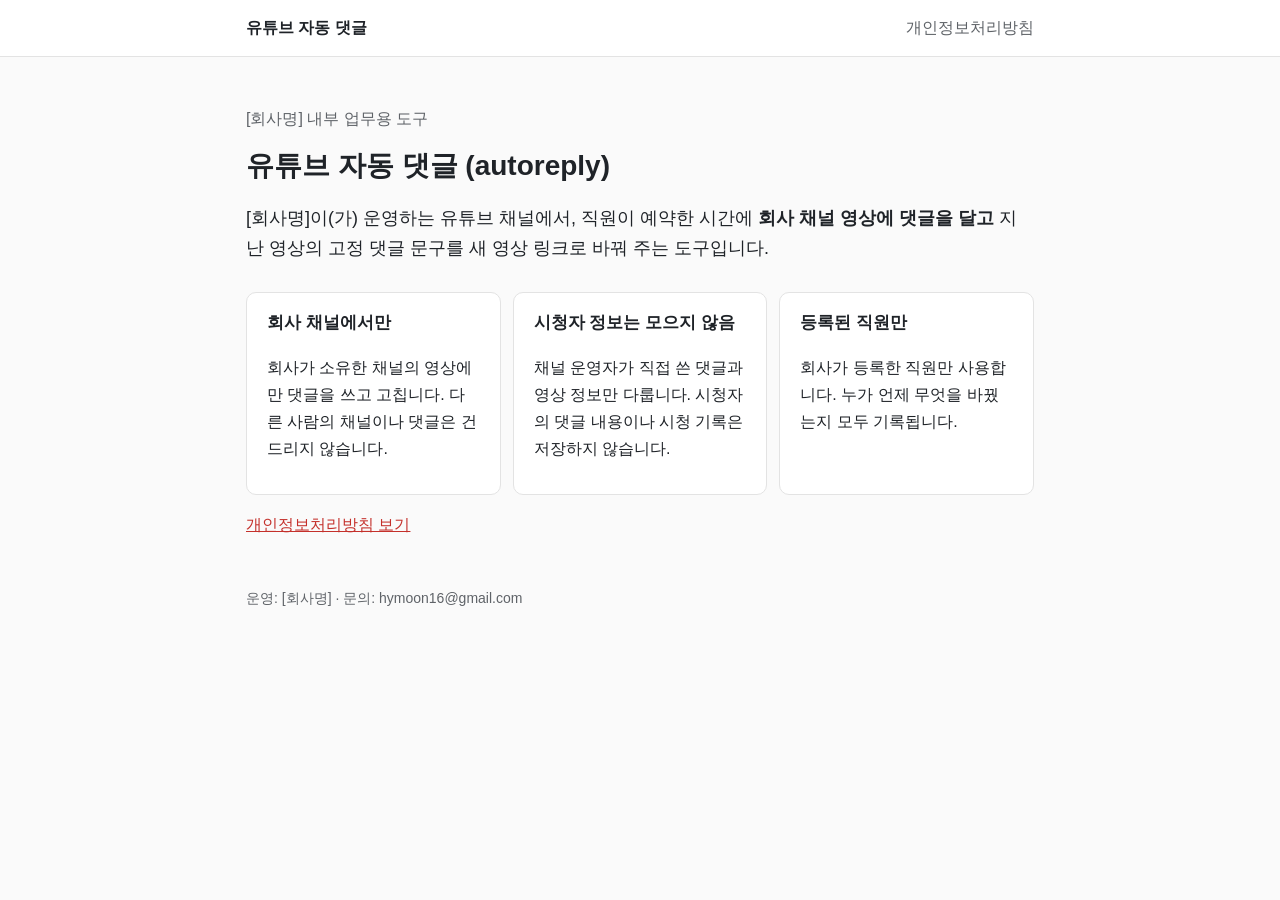
<file: index.html>
<!doctype html>
<html lang="ko">
<head>
<meta charset="utf-8">
<meta name="viewport" content="width=device-width, initial-scale=1">
<title>유튜브 자동 댓글 (autoreply)</title>
<link rel="stylesheet" href="style.css">
</head>
<body>
<header><div><a href="./">유튜브 자동 댓글</a><nav><a href="privacy.html">개인정보처리방침</a></nav></div></header>
<main>
  <p class="eyebrow">[회사명] 내부 업무용 도구</p>
  <h1>유튜브 자동 댓글 (autoreply)</h1>
  <p class="lead">[회사명]이(가) 운영하는 유튜브 채널에서, 직원이 예약한 시간에 <strong>회사 채널 영상에 댓글을 달고</strong>
    지난 영상의 고정 댓글 문구를 새 영상 링크로 바꿔 주는 도구입니다.</p>
  <div class="grid">
    <div class="panel"><h2>회사 채널에서만</h2>
      <p>회사가 소유한 채널의 영상에만 댓글을 쓰고 고칩니다. 다른 사람의 채널이나 댓글은 건드리지 않습니다.</p></div>
    <div class="panel"><h2>시청자 정보는 모으지 않음</h2>
      <p>채널 운영자가 직접 쓴 댓글과 영상 정보만 다룹니다. 시청자의 댓글 내용이나 시청 기록은 저장하지 않습니다.</p></div>
    <div class="panel"><h2>등록된 직원만</h2>
      <p>회사가 등록한 직원만 사용합니다. 누가 언제 무엇을 바꿨는지 모두 기록됩니다.</p></div>
  </div>
  <p><a href="privacy.html">개인정보처리방침 보기</a></p>
</main>
<footer>운영: [회사명] · 문의: hymoon16@gmail.com</footer>
</body>
</html>
</file>
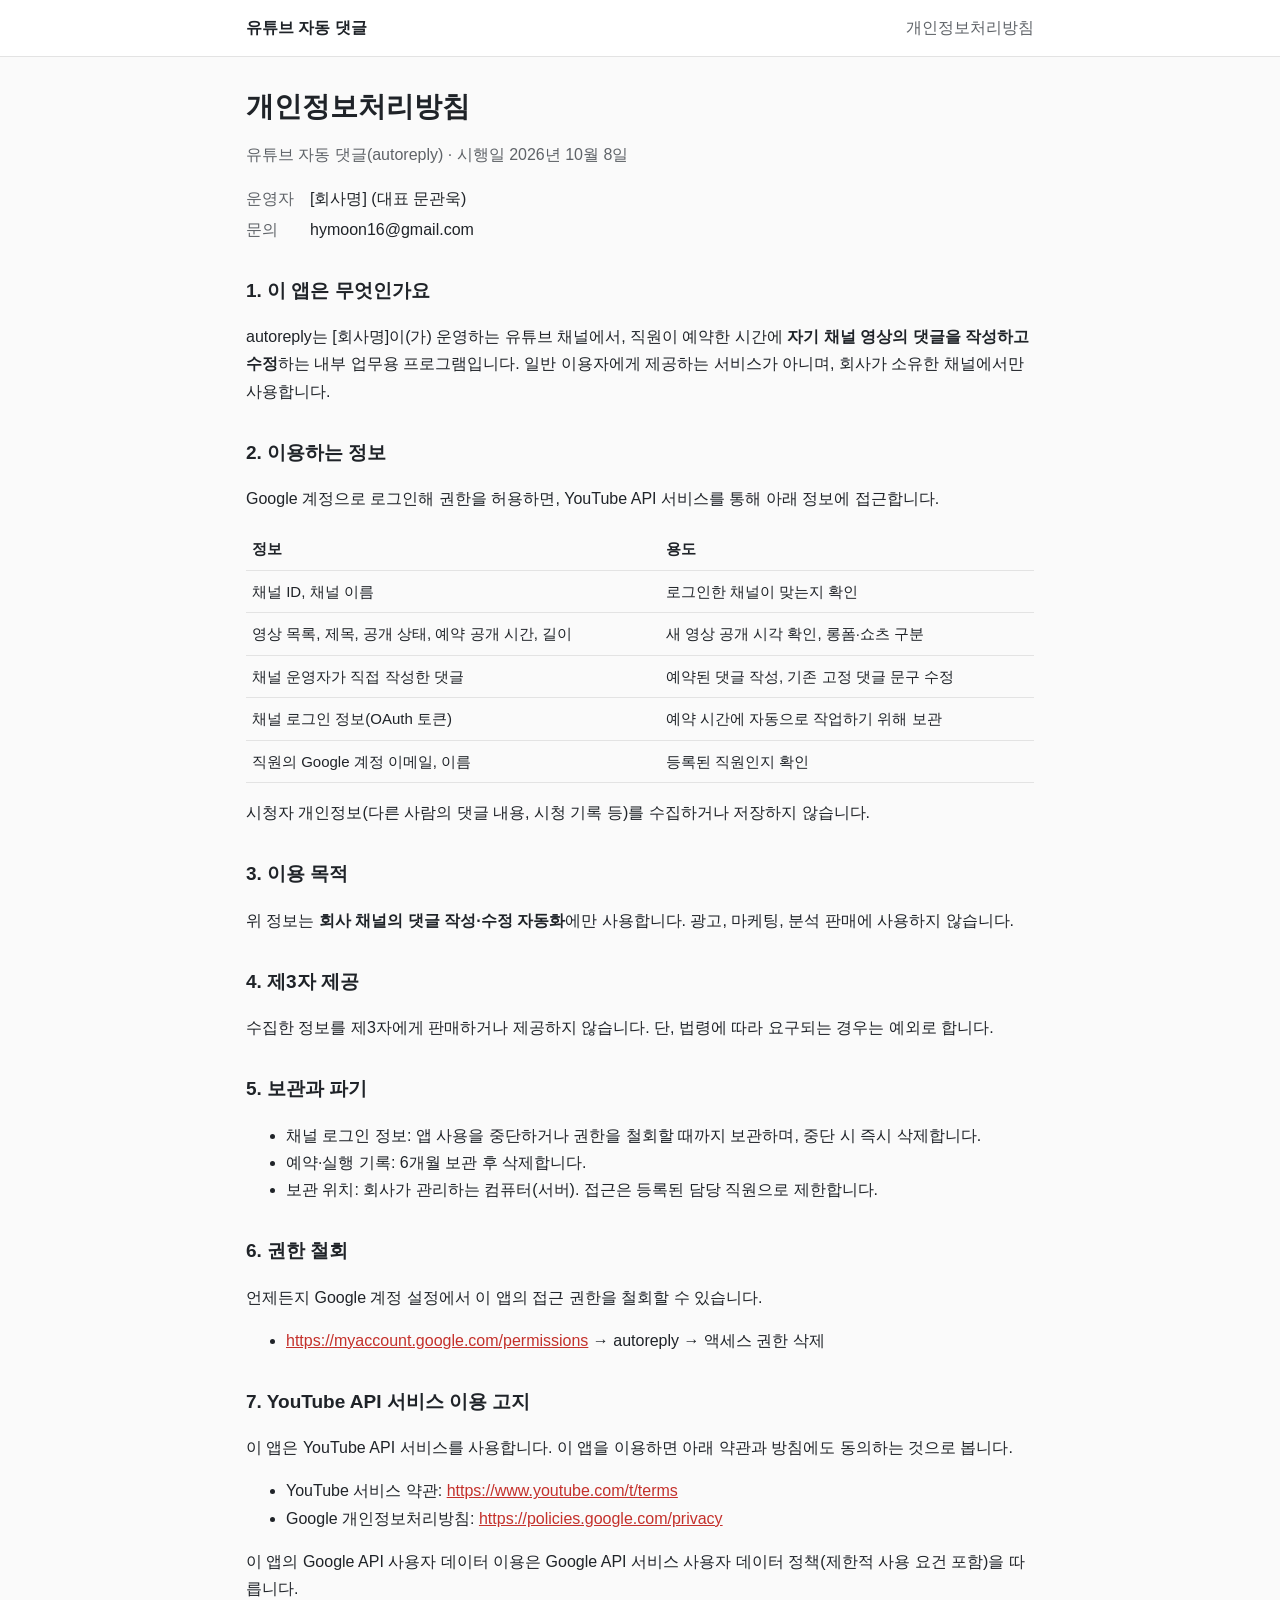
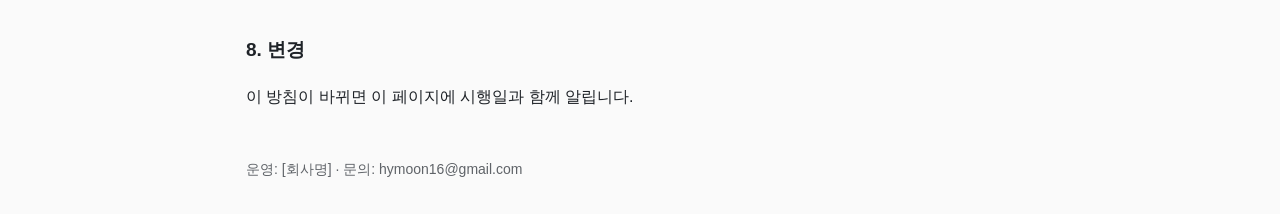
<file: privacy.html>
<!doctype html>
<html lang="ko">
<head>
<meta charset="utf-8">
<meta name="viewport" content="width=device-width, initial-scale=1">
<title>개인정보처리방침 · 유튜브 자동 댓글 (autoreply)</title>
<link rel="stylesheet" href="style.css">
</head>
<body>
<header><div><a href="./">유튜브 자동 댓글</a><nav><a href="privacy.html">개인정보처리방침</a></nav></div></header>
<main>
  <h1>개인정보처리방침</h1>
  <p class="muted">유튜브 자동 댓글(autoreply) · 시행일 2026년 10월 8일</p>
  <dl>
    <dt>운영자</dt><dd>[회사명] (대표 문관욱)</dd>
    <dt>문의</dt><dd>hymoon16@gmail.com</dd>
  </dl>

  <h2>1. 이 앱은 무엇인가요</h2>
  <p>autoreply는 [회사명]이(가) 운영하는 유튜브 채널에서, 직원이 예약한 시간에 <strong>자기 채널 영상의 댓글을
    작성하고 수정</strong>하는 내부 업무용 프로그램입니다. 일반 이용자에게 제공하는 서비스가 아니며, 회사가 소유한 채널에서만 사용합니다.</p>

  <h2>2. 이용하는 정보</h2>
  <p>Google 계정으로 로그인해 권한을 허용하면, YouTube API 서비스를 통해 아래 정보에 접근합니다.</p>
  <table>
    <thead><tr><th scope="col">정보</th><th scope="col">용도</th></tr></thead>
    <tbody>
      <tr><td>채널 ID, 채널 이름</td><td>로그인한 채널이 맞는지 확인</td></tr>
      <tr><td>영상 목록, 제목, 공개 상태, 예약 공개 시간, 길이</td><td>새 영상 공개 시각 확인, 롱폼·쇼츠 구분</td></tr>
      <tr><td>채널 운영자가 직접 작성한 댓글</td><td>예약된 댓글 작성, 기존 고정 댓글 문구 수정</td></tr>
      <tr><td>채널 로그인 정보(OAuth 토큰)</td><td>예약 시간에 자동으로 작업하기 위해 보관</td></tr>
      <tr><td>직원의 Google 계정 이메일, 이름</td><td>등록된 직원인지 확인</td></tr>
    </tbody>
  </table>
  <p>시청자 개인정보(다른 사람의 댓글 내용, 시청 기록 등)를 수집하거나 저장하지 않습니다.</p>

  <h2>3. 이용 목적</h2>
  <p>위 정보는 <strong>회사 채널의 댓글 작성·수정 자동화</strong>에만 사용합니다. 광고, 마케팅, 분석 판매에 사용하지 않습니다.</p>

  <h2>4. 제3자 제공</h2>
  <p>수집한 정보를 제3자에게 판매하거나 제공하지 않습니다. 단, 법령에 따라 요구되는 경우는 예외로 합니다.</p>

  <h2>5. 보관과 파기</h2>
  <ul>
    <li>채널 로그인 정보: 앱 사용을 중단하거나 권한을 철회할 때까지 보관하며, 중단 시 즉시 삭제합니다.</li>
    <li>예약·실행 기록: 6개월 보관 후 삭제합니다.</li>
    <li>보관 위치: 회사가 관리하는 컴퓨터(서버). 접근은 등록된 담당 직원으로 제한합니다.</li>
  </ul>

  <h2>6. 권한 철회</h2>
  <p>언제든지 Google 계정 설정에서 이 앱의 접근 권한을 철회할 수 있습니다.</p>
  <ul>
    <li><a href="https://myaccount.google.com/permissions" target="_blank" rel="noopener noreferrer">https://myaccount.google.com/permissions</a> → autoreply → 액세스 권한 삭제</li>
  </ul>

  <h2>7. YouTube API 서비스 이용 고지</h2>
  <p>이 앱은 YouTube API 서비스를 사용합니다. 이 앱을 이용하면 아래 약관과 방침에도 동의하는 것으로 봅니다.</p>
  <ul>
    <li>YouTube 서비스 약관: <a href="https://www.youtube.com/t/terms" target="_blank" rel="noopener noreferrer">https://www.youtube.com/t/terms</a></li>
    <li>Google 개인정보처리방침: <a href="https://policies.google.com/privacy" target="_blank" rel="noopener noreferrer">https://policies.google.com/privacy</a></li>
  </ul>
  <p>이 앱의 Google API 사용자 데이터 이용은 Google API 서비스 사용자 데이터 정책(제한적 사용 요건 포함)을 따릅니다.</p>

  <h2>8. 변경</h2>
  <p>이 방침이 바뀌면 이 페이지에 시행일과 함께 알립니다.</p>
</main>
<footer>운영: [회사명] · 문의: hymoon16@gmail.com</footer>
</body>
</html>
</file>
<file: style.css>
:root{--bg:#fafafa;--fg:#1f2328;--muted:#5f6368;--card:#fff;--line:#e3e3e3;--accent:#c4302b}
@media (prefers-color-scheme:dark){:root{--bg:#161616;--fg:#ececec;--muted:#a0a0a0;--card:#202020;--line:#333;--accent:#ff6b5e}}
*{box-sizing:border-box}
body{margin:0;background:var(--bg);color:var(--fg);font:16px/1.7 -apple-system,"Malgun Gothic","Apple SD Gothic Neo",sans-serif}
header{border-bottom:1px solid var(--line);background:var(--card)}
header div,main,footer{max-width:820px;margin:0 auto;padding:0 16px}
header div{display:flex;justify-content:space-between;align-items:center;height:56px}
header a{color:var(--fg);text-decoration:none;font-weight:700}
nav a{font-weight:400;margin-left:16px;color:var(--muted)}
main{padding-top:32px;padding-bottom:32px}
h1{font-size:28px;line-height:1.3;margin:0 0 12px}
h2{font-size:19px;margin:32px 0 8px}
.eyebrow,.muted{color:var(--muted)}
.lead{font-size:18px}
.grid{display:grid;gap:12px;grid-template-columns:repeat(auto-fit,minmax(220px,1fr));margin-top:28px}
.panel{background:var(--card);border:1px solid var(--line);border-radius:10px;padding:16px 20px}
.panel h2{margin-top:0;font-size:17px}
table{width:100%;border-collapse:collapse;font-size:15px}
th,td{border-bottom:1px solid var(--line);padding:8px 6px;text-align:left;vertical-align:top}
dl{display:grid;grid-template-columns:auto 1fr;gap:4px 16px}
dt{color:var(--muted)}dd{margin:0}
a{color:var(--accent);word-break:break-all}
footer{color:var(--muted);font-size:14px;padding-bottom:32px}
</file>
